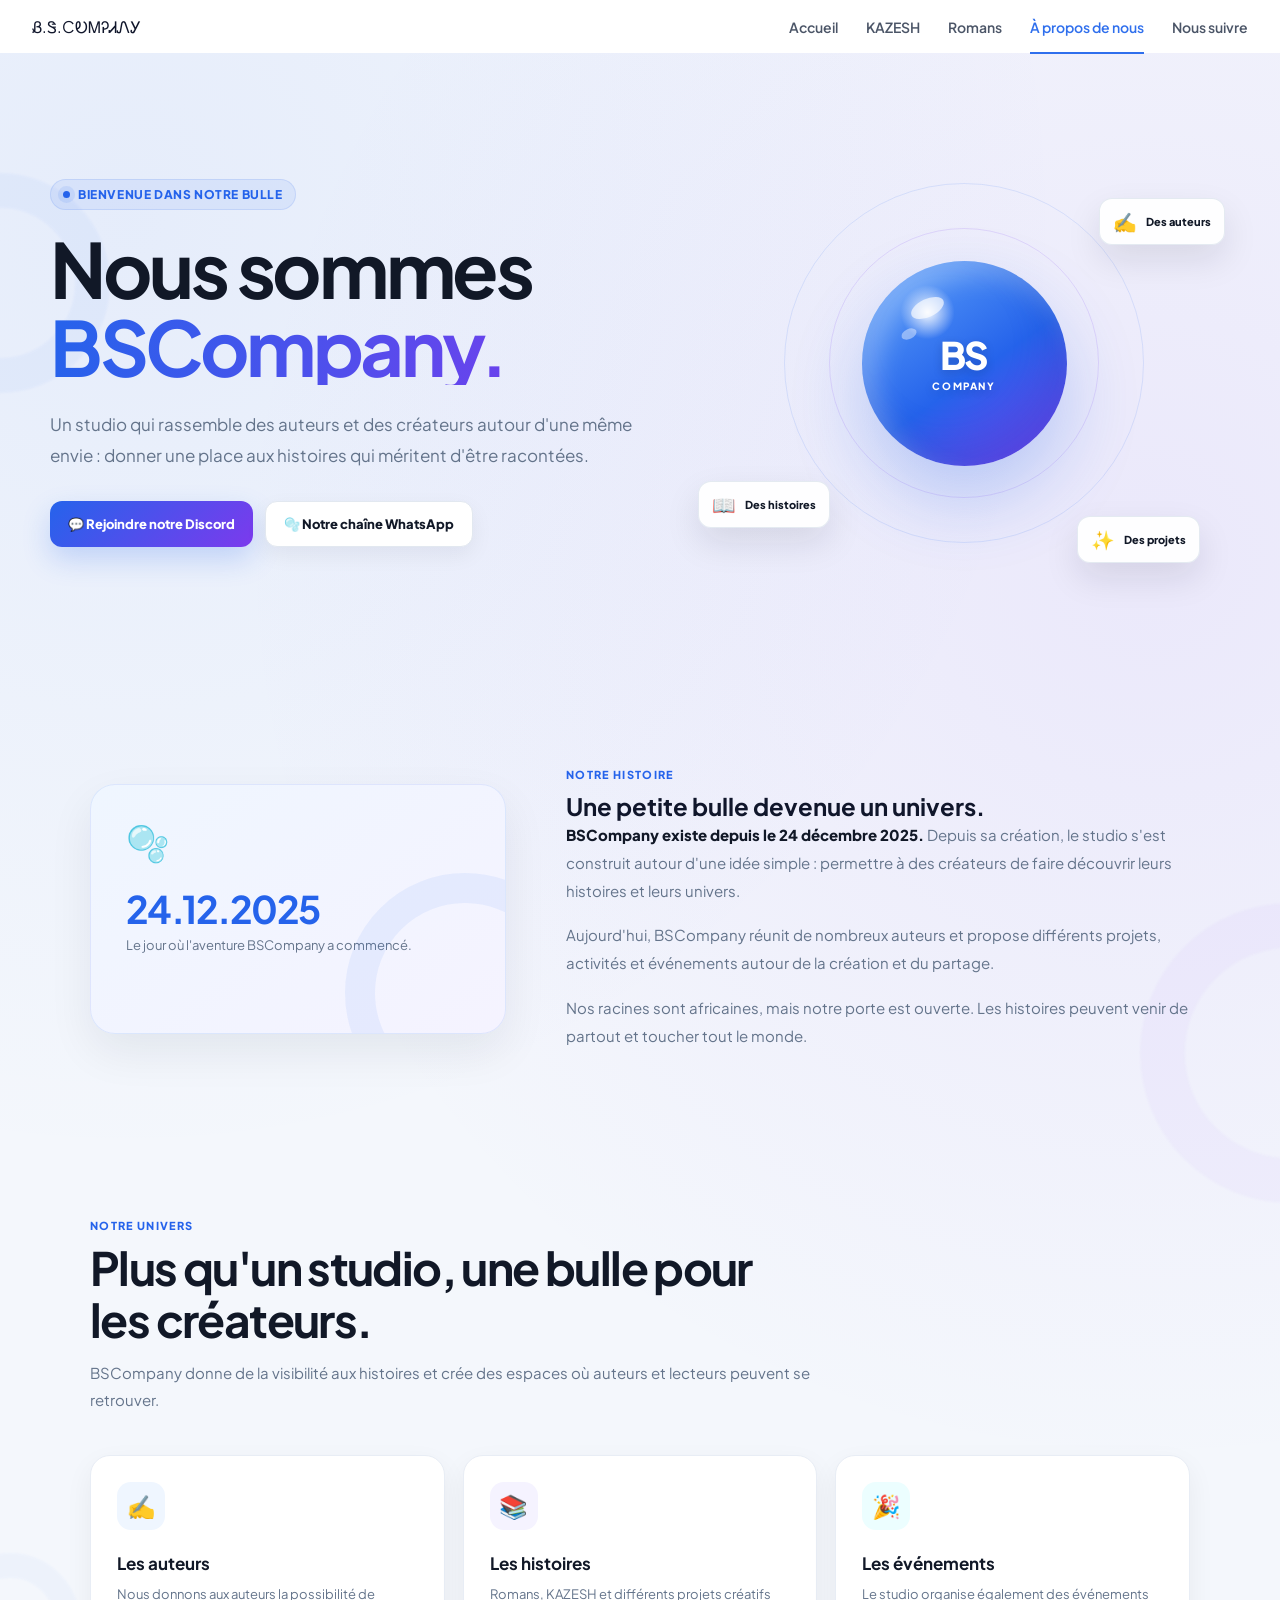
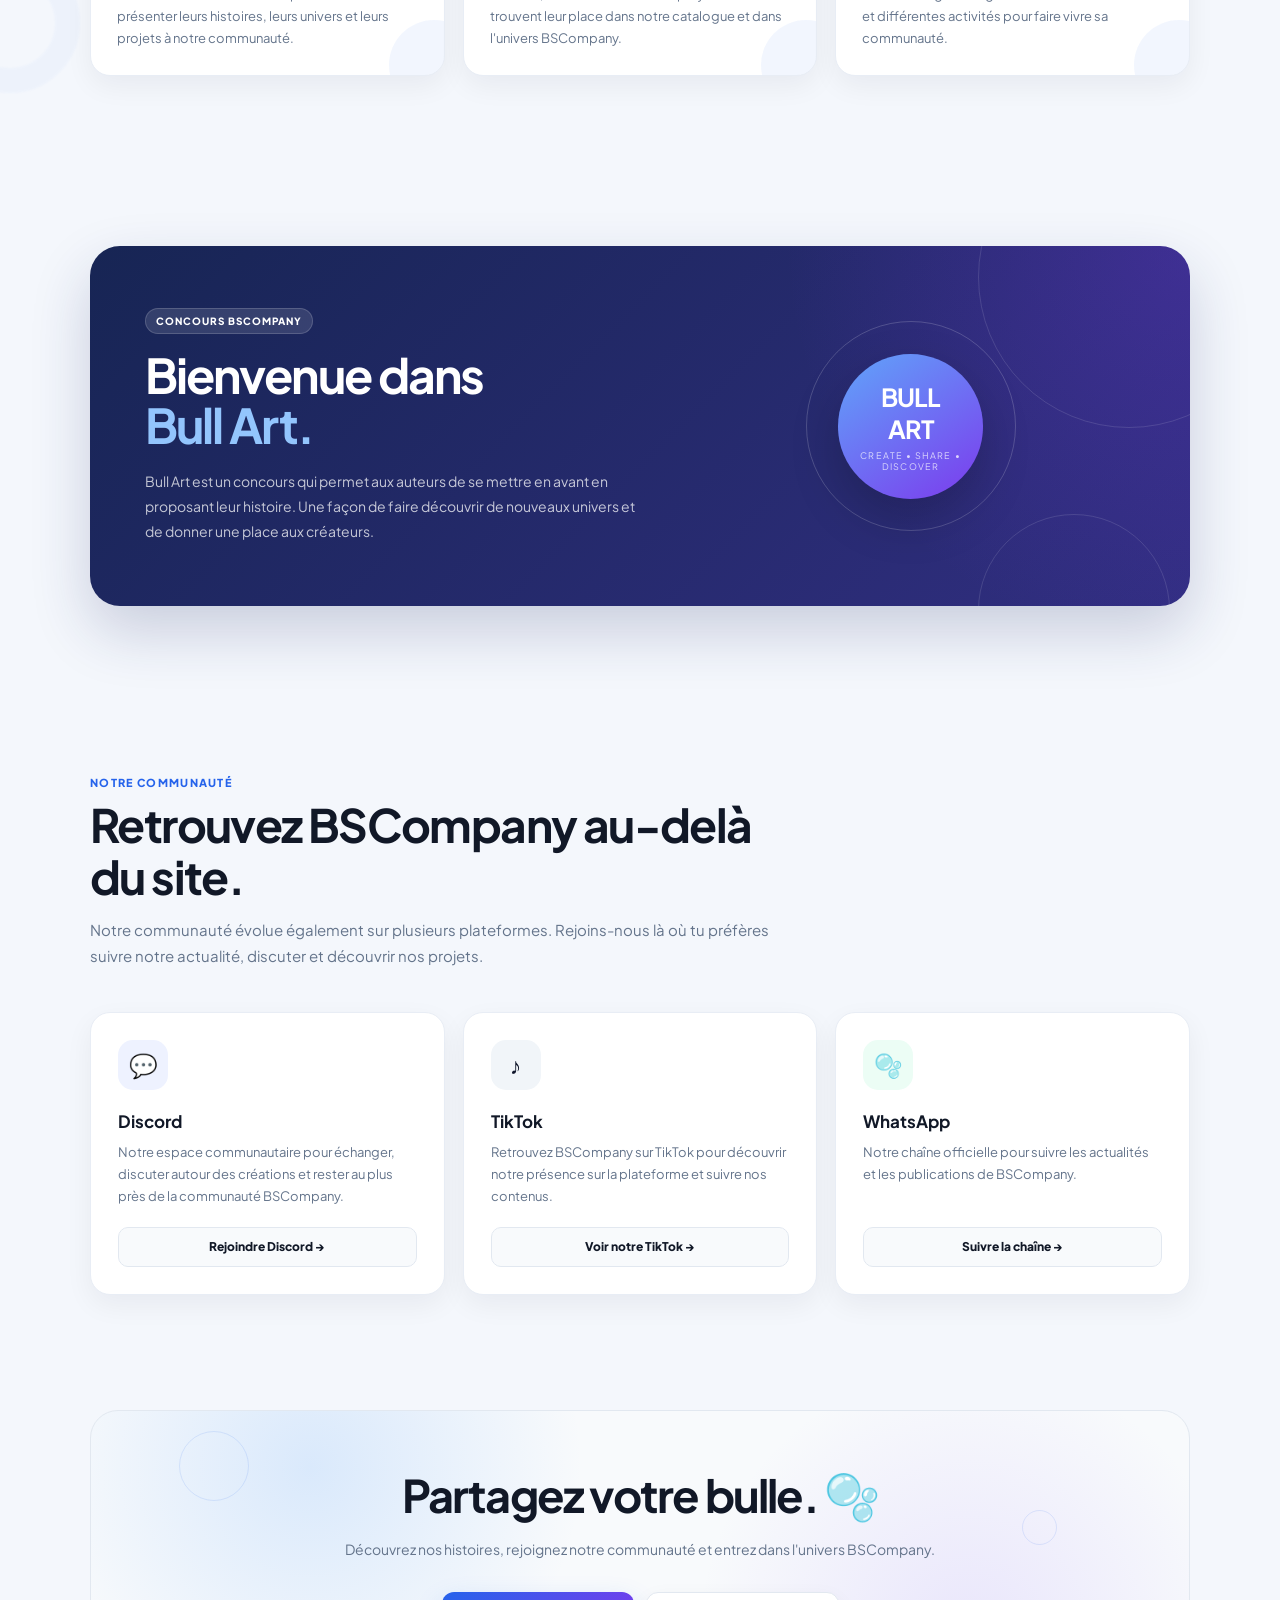
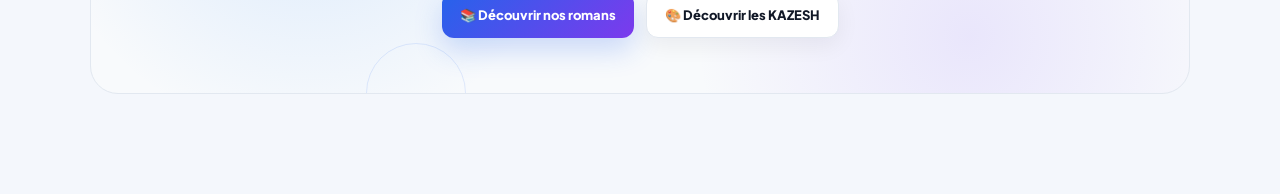
<file: a-propos.html>
<!DOCTYPE html>
<html lang="fr">
<head>
  <meta charset="UTF-8">

  <meta
    name="viewport"
    content="width=device-width, initial-scale=1.0"
  >

  <title>À propos de BSCompany — Partagez votre bulle</title>

  <meta
    name="description"
    content="Découvrez BSCompany, son univers, sa vision et sa communauté dédiée aux auteurs, artistes et lecteurs."
  >

  <meta
    name="robots"
    content="index, follow"
  >

  <link
    rel="canonical"
    href="https://bscompany.vercel.app/a-propos.html"
  >

  <meta property="og:type" content="website">
  <meta property="og:title" content="À propos de BSCompany — Partagez votre bulle">
  <meta
    property="og:description"
    content="Découvrez BSCompany, sa vision, ses auteurs, ses artistes et sa communauté."
  >
  <meta
    property="og:url"
    content="https://bscompany.vercel.app/a-propos.html"
  >

  <link
    href="https://fonts.googleapis.com/css2?family=Plus+Jakarta+Sans:wght@400;500;600;700;800&display=swap"
    rel="stylesheet"
  >

  <link rel="stylesheet" href="css/main.css?v=3">
  <link rel="stylesheet" href="css/components.css?v=3">
  
  <style>
    /* =========================================================
       À PROPOS — BSCompany
       ========================================================= */

    :root{
      --about-blue:#2563eb;
      --about-blue-dark:#1d4ed8;
      --about-violet:#7c3aed;
      --about-purple:#9333ea;
      --about-soft:#eff6ff;
      --about-text:#111827;
      --about-muted:#64748b;
      --about-white:#ffffff;
    }

    .about-page{
      position:relative;
      overflow:hidden;
      background:
        radial-gradient(circle at 10% 5%, rgba(37,99,235,.07), transparent 28%),
        radial-gradient(circle at 90% 15%, rgba(124,58,237,.08), transparent 30%);
    }

    /* =========================================================
       DECORATIONS
       ========================================================= */

    .about-decoration{
      position:absolute;
      pointer-events:none;
      z-index:0;
      border-radius:50%;
      filter:blur(1px);
      opacity:.55;
    }

    .about-decoration.one{
      width:220px;
      height:220px;
      top:120px;
      left:-110px;
      border:35px solid rgba(37,99,235,.08);
    }

    .about-decoration.two{
      width:300px;
      height:300px;
      top:850px;
      right:-160px;
      border:45px solid rgba(124,58,237,.07);
    }

    .about-decoration.three{
      width:140px;
      height:140px;
      top:1500px;
      left:-60px;
      border:25px solid rgba(37,99,235,.06);
    }

    /* =========================================================
       HERO
       ========================================================= */

    .about-hero{
      position:relative;
      min-height:620px;
      display:flex;
      align-items:center;
      padding:80px 20px 90px;
      isolation:isolate;
    }

    .about-hero-inner{
      position:relative;
      z-index:2;
      width:min(1180px,100%);
      margin:0 auto;
      display:grid;
      grid-template-columns:1.05fr .95fr;
      align-items:center;
      gap:60px;
    }

    .about-kicker{
      display:inline-flex;
      align-items:center;
      gap:8px;
      padding:7px 12px;
      border-radius:999px;
      background:rgba(37,99,235,.08);
      border:1px solid rgba(37,99,235,.12);
      color:var(--about-blue);
      font-size:12px;
      font-weight:800;
      letter-spacing:.05em;
      text-transform:uppercase;
      margin-bottom:20px;
    }

    .about-kicker-dot{
      width:7px;
      height:7px;
      border-radius:50%;
      background:var(--about-blue);
      box-shadow:0 0 0 5px rgba(37,99,235,.10);
      animation:aboutPulse 2s infinite;
    }

    .about-hero h1{
      margin:0;
      max-width:720px;
      font-size:clamp(42px,6vw,76px);
      line-height:1.02;
      letter-spacing:-.045em;
      color:var(--about-text);
    }

    .about-hero h1 span{
      display:block;
      background:linear-gradient(
        100deg,
        var(--about-blue),
        var(--about-violet),
        var(--about-blue)
      );
      background-size:200% auto;
      -webkit-background-clip:text;
      background-clip:text;
      color:transparent;
      animation:aboutGradient 5s linear infinite;
    }

    .about-hero-text{
      max-width:650px;
      margin:24px 0 0;
      color:var(--about-muted);
      font-size:17px;
      line-height:1.8;
    }

    .about-hero-actions{
      display:flex;
      flex-wrap:wrap;
      gap:12px;
      margin-top:30px;
    }

    .about-btn{
      display:inline-flex;
      align-items:center;
      justify-content:center;
      gap:9px;
      min-height:46px;
      padding:0 18px;
      border-radius:12px;
      text-decoration:none;
      font-size:13px;
      font-weight:800;
      transition:
        transform .2s ease,
        box-shadow .2s ease,
        background .2s ease;
    }

    .about-btn:hover{
      transform:translateY(-3px);
    }

    .about-btn-primary{
      color:#fff;
      background:linear-gradient(135deg,var(--about-blue),var(--about-violet));
      box-shadow:0 12px 28px rgba(37,99,235,.22);
    }

    .about-btn-primary:hover{
      box-shadow:0 18px 35px rgba(37,99,235,.28);
    }

    .about-btn-secondary{
      color:var(--about-text);
      background:var(--about-white);
      border:1px solid #e2e8f0;
      box-shadow:0 8px 22px rgba(15,23,42,.06);
    }

    /* =========================================================
       HERO ILLUSTRATION
       ========================================================= */

    .about-visual{
      position:relative;
      height:460px;
      display:flex;
      align-items:center;
      justify-content:center;
    }

    .about-orbit{
      position:absolute;
      border:1px solid rgba(37,99,235,.12);
      border-radius:50%;
      animation:aboutRotate 18s linear infinite;
    }

    .about-orbit.one{
      width:360px;
      height:360px;
    }

    .about-orbit.two{
      width:270px;
      height:270px;
      border-color:rgba(124,58,237,.14);
      animation-direction:reverse;
      animation-duration:14s;
    }

    .about-bubble-main{
      position:relative;
      width:205px;
      height:205px;
      border-radius:50%;
      display:flex;
      align-items:center;
      justify-content:center;
      background:
        radial-gradient(circle at 32% 25%, rgba(255,255,255,.95), transparent 13%),
        linear-gradient(145deg,#60a5fa,#2563eb 55%,#7c3aed);
      box-shadow:
        0 35px 70px rgba(37,99,235,.25),
        inset -18px -20px 35px rgba(30,64,175,.20),
        inset 15px 15px 25px rgba(255,255,255,.25);
      animation:aboutFloat 4s ease-in-out infinite;
      z-index:3;
    }

    .about-bubble-main::before{
      content:"";
      position:absolute;
      width:35px;
      height:18px;
      border-radius:50%;
      background:rgba(255,255,255,.65);
      top:38px;
      left:48px;
      transform:rotate(-25deg);
    }

    .about-bubble-main::after{
      content:"";
      position:absolute;
      width:16px;
      height:10px;
      border-radius:50%;
      background:rgba(255,255,255,.42);
      top:68px;
      left:39px;
      transform:rotate(-25deg);
    }

    .about-bubble-logo{
      position:relative;
      z-index:2;
      color:#fff;
      text-align:center;
      font-weight:900;
      line-height:1;
      text-shadow:0 3px 10px rgba(15,23,42,.18);
    }

    .about-bubble-logo .big{
      display:block;
      font-size:38px;
      letter-spacing:-.05em;
    }

    .about-bubble-logo .small{
      display:block;
      margin-top:7px;
      font-size:10px;
      letter-spacing:.16em;
    }

    .about-float-card{
      position:absolute;
      display:flex;
      align-items:center;
      gap:9px;
      padding:10px 13px;
      background:rgba(255,255,255,.92);
      backdrop-filter:blur(12px);
      border:1px solid rgba(226,232,240,.9);
      border-radius:13px;
      box-shadow:0 15px 35px rgba(15,23,42,.10);
      color:var(--about-text);
      font-size:11px;
      font-weight:800;
      z-index:4;
    }

    .about-float-card span:first-child{
      font-size:19px;
    }

    .about-float-card.a{
      top:65px;
      right:5px;
      animation:aboutFloatSmall 4s ease-in-out infinite;
    }

    .about-float-card.b{
      bottom:65px;
      left:0;
      animation:aboutFloatSmall 4.5s ease-in-out infinite .5s;
    }

    .about-float-card.c{
      bottom:30px;
      right:30px;
      animation:aboutFloatSmall 5s ease-in-out infinite 1s;
    }

    /* =========================================================
       COMMON SECTIONS
       ========================================================= */

    .about-section{
      position:relative;
      z-index:1;
      width:min(1100px,calc(100% - 40px));
      margin:0 auto;
      padding:85px 0;
    }

    .about-section-heading{
      max-width:720px;
      margin-bottom:42px;
    }

    .about-eyebrow{
      color:var(--about-blue);
      font-size:11px;
      font-weight:900;
      letter-spacing:.12em;
      text-transform:uppercase;
      margin-bottom:10px;
    }

    .about-section-heading h2{
      margin:0;
      color:var(--about-text);
      font-size:clamp(30px,4vw,46px);
      line-height:1.12;
      letter-spacing:-.035em;
    }

    .about-section-heading p{
      margin:15px 0 0;
      color:var(--about-muted);
      line-height:1.75;
      font-size:15px;
    }

    /* =========================================================
       STORY / HISTORY
       ========================================================= */

    .about-story{
      display:grid;
      grid-template-columns:.8fr 1.2fr;
      gap:60px;
      align-items:center;
    }

    .about-date-card{
      position:relative;
      padding:35px;
      min-height:250px;
      border-radius:25px;
      overflow:hidden;
      background:linear-gradient(145deg,#eff6ff,#f5f3ff);
      border:1px solid rgba(37,99,235,.10);
      box-shadow:0 18px 45px rgba(15,23,42,.07);
    }

    .about-date-card::before{
      content:"";
      position:absolute;
      width:180px;
      height:180px;
      border-radius:50%;
      border:30px solid rgba(37,99,235,.07);
      right:-80px;
      bottom:-80px;
    }

    .about-date-card .date-icon{
      font-size:35px;
      margin-bottom:25px;
    }

    .about-date-card strong{
      display:block;
      color:var(--about-blue);
      font-size:38px;
      line-height:1;
      letter-spacing:-.04em;
    }

    .about-date-card span{
      display:block;
      margin-top:9px;
      color:var(--about-muted);
      font-size:13px;
    }

    .about-story-copy p{
      color:var(--about-muted);
      line-height:1.85;
      margin:0 0 17px;
      font-size:15px;
    }

    .about-story-copy p:last-child{
      margin-bottom:0;
    }

    .about-highlight{
      display:inline;
      color:var(--about-text);
      font-weight:800;
    }

    /* =========================================================
       VALUES / ACTIVITIES
       ========================================================= */

    .about-cards{
      display:grid;
      grid-template-columns:repeat(3,1fr);
      gap:18px;
    }

    .about-card{
      position:relative;
      min-height:220px;
      padding:26px;
      border-radius:20px;
      background:var(--about-white);
      border:1px solid #e8edf5;
      box-shadow:0 10px 28px rgba(15,23,42,.055);
      overflow:hidden;
      transition:
        transform .25s ease,
        box-shadow .25s ease,
        border-color .25s ease;
    }

    .about-card::after{
      content:"";
      position:absolute;
      width:90px;
      height:90px;
      border-radius:50%;
      background:rgba(37,99,235,.06);
      right:-35px;
      bottom:-35px;
      transition:transform .3s ease;
    }

    .about-card:hover{
      transform:translateY(-7px);
      border-color:rgba(37,99,235,.18);
      box-shadow:0 20px 40px rgba(15,23,42,.10);
    }

    .about-card:hover::after{
      transform:scale(1.35);
    }

    .about-card-icon{
      width:48px;
      height:48px;
      display:flex;
      align-items:center;
      justify-content:center;
      border-radius:14px;
      background:#eff6ff;
      font-size:23px;
      margin-bottom:22px;
    }

    .about-card:nth-child(2) .about-card-icon{
      background:#f5f3ff;
    }

    .about-card:nth-child(3) .about-card-icon{
      background:#ecfeff;
    }

    .about-card h3{
      position:relative;
      z-index:1;
      margin:0 0 9px;
      color:var(--about-text);
      font-size:17px;
    }

    .about-card p{
      position:relative;
      z-index:1;
      margin:0;
      color:var(--about-muted);
      font-size:13px;
      line-height:1.7;
    }

    /* =========================================================
       BULL ART
       ========================================================= */

    .bull-art{
      position:relative;
      display:grid;
      grid-template-columns:1.05fr .95fr;
      gap:45px;
      align-items:center;
      padding:55px;
      border-radius:30px;
      overflow:hidden;
      background:
        radial-gradient(circle at 100% 0%,rgba(124,58,237,.25),transparent 35%),
        linear-gradient(135deg,#172554,#312e81);
      box-shadow:0 25px 60px rgba(30,41,99,.20);
    }

    .bull-art::before,
    .bull-art::after{
      content:"";
      position:absolute;
      border-radius:50%;
      border:1px solid rgba(255,255,255,.12);
    }

    .bull-art::before{
      width:300px;
      height:300px;
      right:-90px;
      top:-120px;
    }

    .bull-art::after{
      width:190px;
      height:190px;
      right:20px;
      bottom:-100px;
    }

    .bull-art-copy{
      position:relative;
      z-index:2;
    }

    .bull-art-label{
      display:inline-block;
      padding:6px 10px;
      border-radius:999px;
      color:#fff;
      background:rgba(255,255,255,.12);
      border:1px solid rgba(255,255,255,.16);
      font-size:10px;
      font-weight:900;
      letter-spacing:.1em;
      text-transform:uppercase;
      margin-bottom:16px;
    }

    .bull-art h2{
      margin:0;
      color:#fff;
      font-size:clamp(31px,4vw,48px);
      line-height:1.05;
      letter-spacing:-.04em;
    }

    .bull-art h2 span{
      color:#93c5fd;
    }

    .bull-art p{
      max-width:600px;
      margin:18px 0 0;
      color:rgba(255,255,255,.74);
      line-height:1.8;
      font-size:14px;
    }

    .bull-art-visual{
      position:relative;
      z-index:2;
      min-height:250px;
      display:flex;
      align-items:center;
      justify-content:center;
    }

    .bull-art-ring{
      width:210px;
      height:210px;
      border-radius:50%;
      border:1px solid rgba(255,255,255,.18);
      display:flex;
      align-items:center;
      justify-content:center;
      animation:aboutRotate 15s linear infinite;
    }

    .bull-art-circle{
      width:145px;
      height:145px;
      border-radius:50%;
      display:flex;
      align-items:center;
      justify-content:center;
      text-align:center;
      background:linear-gradient(145deg,#60a5fa,#7c3aed);
      color:#fff;
      box-shadow:0 20px 50px rgba(0,0,0,.20);
      animation:aboutFloat 3.5s ease-in-out infinite;
    }

    .bull-art-circle strong{
      display:block;
      font-size:25px;
      letter-spacing:-.04em;
    }

    .bull-art-circle small{
      display:block;
      margin-top:5px;
      font-size:9px;
      opacity:.75;
      letter-spacing:.12em;
    }

    /* =========================================================
       COMMUNITY
       ========================================================= */

    .community-grid{
      display:grid;
      grid-template-columns:repeat(3,1fr);
      gap:18px;
    }

    .community-card{
      position:relative;
      display:flex;
      flex-direction:column;
      padding:27px;
      min-height:230px;
      border-radius:20px;
      background:#fff;
      border:1px solid #e8edf5;
      box-shadow:0 10px 28px rgba(15,23,42,.055);
      overflow:hidden;
      transition:transform .25s ease,box-shadow .25s ease;
    }

    .community-card:hover{
      transform:translateY(-7px);
      box-shadow:0 20px 40px rgba(15,23,42,.10);
    }

    .community-icon{
      width:50px;
      height:50px;
      display:flex;
      align-items:center;
      justify-content:center;
      border-radius:15px;
      font-size:23px;
      margin-bottom:20px;
    }

    .community-card.discord .community-icon{
      background:#eef2ff;
    }

    .community-card.tiktok .community-icon{
      background:#f1f5f9;
    }

    .community-card.whatsapp .community-icon{
      background:#ecfdf5;
    }

    .community-card h3{
      margin:0;
      color:var(--about-text);
      font-size:17px;
    }

    .community-card p{
      margin:9px 0 20px;
      color:var(--about-muted);
      font-size:13px;
      line-height:1.7;
      flex:1;
    }

    .community-link{
      display:inline-flex;
      align-items:center;
      justify-content:center;
      min-height:40px;
      padding:0 14px;
      border-radius:10px;
      text-decoration:none;
      background:#f8fafc;
      border:1px solid #e2e8f0;
      color:var(--about-text);
      font-size:12px;
      font-weight:800;
      transition:.2s ease;
    }

    .community-link:hover{
      background:#eff6ff;
      border-color:#bfdbfe;
      color:var(--about-blue);
    }

    /* =========================================================
       FINAL CTA
       ========================================================= */

    .about-final{
      padding-top:30px;
      padding-bottom:100px;
    }

    .about-final-box{
      position:relative;
      overflow:hidden;
      padding:55px 30px;
      text-align:center;
      border-radius:28px;
      background:
        radial-gradient(circle at 20% 20%,rgba(96,165,250,.20),transparent 30%),
        radial-gradient(circle at 80% 80%,rgba(167,139,250,.18),transparent 30%),
        #f8fafc;
      border:1px solid #e2e8f0;
    }

    .about-final-box h2{
      position:relative;
      z-index:1;
      margin:0;
      color:var(--about-text);
      font-size:clamp(30px,4vw,45px);
      letter-spacing:-.04em;
    }

    .about-final-box p{
      position:relative;
      z-index:1;
      max-width:620px;
      margin:14px auto 25px;
      color:var(--about-muted);
      line-height:1.7;
      font-size:14px;
    }

    .about-final-bubbles{
      position:absolute;
      inset:0;
      pointer-events:none;
    }

    .about-final-bubbles span{
      position:absolute;
      display:block;
      border-radius:50%;
      border:1px solid rgba(37,99,235,.12);
      animation:aboutFloatSmall 5s ease-in-out infinite;
    }

    .about-final-bubbles span:nth-child(1){
      width:70px;
      height:70px;
      top:20px;
      left:8%;
    }

    .about-final-bubbles span:nth-child(2){
      width:35px;
      height:35px;
      top:35%;
      right:12%;
      animation-delay:1s;
    }

    .about-final-bubbles span:nth-child(3){
      width:100px;
      height:100px;
      bottom:-50px;
      left:25%;
      animation-delay:2s;
    }

    /* =========================================================
       REVEAL
       ========================================================= */

    .about-reveal{
      opacity:0;
      transform:translateY(28px);
      transition:
        opacity .75s ease,
        transform .75s ease;
    }

    .about-reveal.visible{
      opacity:1;
      transform:translateY(0);
    }

    .about-delay-1{transition-delay:.08s;}
    .about-delay-2{transition-delay:.16s;}
    .about-delay-3{transition-delay:.24s;}

    /* =========================================================
       ANIMATIONS
       ========================================================= */

    @keyframes aboutFloat{
      0%,100%{transform:translateY(0);}
      50%{transform:translateY(-13px);}
    }

    @keyframes aboutFloatSmall{
      0%,100%{transform:translateY(0);}
      50%{transform:translateY(-8px);}
    }

    @keyframes aboutRotate{
      from{transform:rotate(0deg);}
      to{transform:rotate(360deg);}
    }

    @keyframes aboutGradient{
      0%{background-position:0% 50%;}
      100%{background-position:200% 50%;}
    }

    @keyframes aboutPulse{
      0%,100%{transform:scale(1);opacity:1;}
      50%{transform:scale(.75);opacity:.6;}
    }

    /* =========================================================
       RESPONSIVE
       ========================================================= */

    @media (max-width:900px){

      .about-hero{
        min-height:auto;
        padding-top:60px;
      }

      .about-hero-inner{
        grid-template-columns:1fr;
        gap:30px;
        text-align:center;
      }

      .about-hero-text{
        margin-left:auto;
        margin-right:auto;
      }

      .about-hero-actions{
        justify-content:center;
      }

      .about-visual{
        height:380px;
      }

      .about-story{
        grid-template-columns:1fr;
        gap:30px;
      }

      .about-cards,
      .community-grid{
        grid-template-columns:1fr;
      }

      .bull-art{
        grid-template-columns:1fr;
        padding:40px 30px;
      }

      .bull-art-copy{
        text-align:center;
      }

      .bull-art p{
        margin-left:auto;
        margin-right:auto;
      }
    }

    @media (max-width:600px){

      .about-section{
        width:min(100% - 28px,1100px);
        padding:60px 0;
      }

      .about-hero{
        padding:45px 14px 60px;
      }

      .about-hero h1{
        font-size:43px;
      }

      .about-hero-text{
        font-size:14px;
        line-height:1.7;
      }

      .about-visual{
        height:320px;
      }

      .about-orbit.one{
        width:270px;
        height:270px;
      }

      .about-orbit.two{
        width:205px;
        height:205px;
      }

      .about-bubble-main{
        width:155px;
        height:155px;
      }

      .about-bubble-logo .big{
        font-size:29px;
      }

      .about-float-card{
        transform:scale(.82);
      }

      .about-float-card.a{
        right:-10px;
        top:35px;
      }

      .about-float-card.b{
        left:-12px;
        bottom:35px;
      }

      .about-float-card.c{
        right:0;
        bottom:5px;
      }

      .about-date-card{
        padding:28px;
      }

      .bull-art{
        padding:35px 20px;
        border-radius:24px;
      }

      .bull-art-visual{
        min-height:210px;
      }

      .bull-art-ring{
        width:180px;
        height:180px;
      }

      .bull-art-circle{
        width:125px;
        height:125px;
      }

      .about-final-box{
        padding:45px 20px;
      }
    }

    @media (prefers-reduced-motion:reduce){

      *,
      *::before,
      *::after{
        animation-duration:.01ms !important;
        animation-iteration-count:1 !important;
        scroll-behavior:auto !important;
        transition-duration:.01ms !important;
      }

      .about-reveal{
        opacity:1;
        transform:none;
      }
    }
  </style>
</head>

<body>

  <!-- =======================================================
       NAVBAR
       ======================================================= -->

  <header class="site-header">
    <nav class="navbar">

      <a href="index.html" class="brand">
        Ᏸ.Ꮥ.CᎧᎷᎮᏗᏁᎩ
      </a>

      <button
        class="mobile-menu-btn"
        id="mobileMenuBtn"
        type="button"
        aria-label="Ouvrir le menu"
        aria-expanded="false"
      >
        ☰
      </button>

      <div class="nav-links" id="navLinks">
        <a href="index.html">Accueil</a>
        <a href="webcomic.html">KAZESH</a>
        <a href="romans.html">Romans</a>
        <a href="a-propos.html" class="active">À propos de nous</a>
        <a
          href="https://whatsapp.com/channel/0029VbBGxSU6rsQxlv5ldD3F"
          target="_blank"
          rel="noopener noreferrer"
        >
          Nous suivre
        </a>
      </div>

    </nav>
  </header>


  <main class="about-page">

    <!-- Décorations -->
    <div class="about-decoration one"></div>
    <div class="about-decoration two"></div>
    <div class="about-decoration three"></div>


    <!-- =====================================================
         HERO
         ===================================================== -->

    <section class="about-hero">

      <div class="about-hero-inner">

        <div class="about-hero-copy about-reveal">

          <div class="about-kicker">
            <span class="about-kicker-dot"></span>
            Bienvenue dans notre bulle
          </div>

          <h1>
            Nous sommes
            <span>BSCompany.</span>
          </h1>

          <p class="about-hero-text">
            Un studio qui rassemble des auteurs et des créateurs
            autour d'une même envie : donner une place aux histoires
            qui méritent d'être racontées.
          </p>

          <div class="about-hero-actions">

            <a
              href="https://discord.gg/S9226umtF"
              target="_blank"
              rel="noopener noreferrer"
              class="about-btn about-btn-primary"
            >
              💬 Rejoindre notre Discord
            </a>

            <a
              href="https://whatsapp.com/channel/0029VbBGxSU6rsQxlv5ldD3F"
              target="_blank"
              rel="noopener noreferrer"
              class="about-btn about-btn-secondary"
            >
              🫧 Notre chaîne WhatsApp
            </a>

          </div>

        </div>


        <!-- Illustration -->
        <div class="about-visual about-reveal about-delay-1">

          <div class="about-orbit one"></div>
          <div class="about-orbit two"></div>

          <div class="about-bubble-main">

            <div class="about-bubble-logo">
              <span class="big">BS</span>
              <span class="small">COMPANY</span>
            </div>

          </div>

          <div class="about-float-card a">
            <span>✍️</span>
            <span>Des auteurs</span>
          </div>

          <div class="about-float-card b">
            <span>📖</span>
            <span>Des histoires</span>
          </div>

          <div class="about-float-card c">
            <span>✨</span>
            <span>Des projets</span>
          </div>

        </div>

      </div>

    </section>


    <!-- =====================================================
         HISTOIRE
         ===================================================== -->

    <section class="about-section">

      <div class="about-story">

        <div class="about-date-card about-reveal">

          <div class="date-icon">🫧</div>

          <strong>24.12.2025</strong>

          <span>
            Le jour où l'aventure BSCompany a commencé.
          </span>

        </div>


        <div class="about-story-copy about-reveal about-delay-1">

          <div class="about-eyebrow">
            Notre histoire
          </div>

          <h2>
            Une petite bulle devenue un univers.
          </h2>

          <p>
            <span class="about-highlight">BSCompany existe depuis le 24 décembre 2025.</span>
            Depuis sa création, le studio s'est construit autour d'une
            idée simple : permettre à des créateurs de faire découvrir
            leurs histoires et leurs univers.
          </p>

          <p>
            Aujourd'hui, BSCompany réunit de nombreux auteurs et propose
            différents projets, activités et événements autour de la
            création et du partage.
          </p>

          <p>
            Nos racines sont africaines, mais notre porte est ouverte.
            Les histoires peuvent venir de partout et toucher tout le monde.
          </p>

        </div>

      </div>

    </section>


    <!-- =====================================================
         CE QUE NOUS FAISONS
         ===================================================== -->

    <section class="about-section">

      <div class="about-section-heading about-reveal">

        <div class="about-eyebrow">
          Notre univers
        </div>

        <h2>
          Plus qu'un studio, une bulle pour les créateurs.
        </h2>

        <p>
          BSCompany donne de la visibilité aux histoires et crée
          des espaces où auteurs et lecteurs peuvent se retrouver.
        </p>

      </div>


      <div class="about-cards">

        <article class="about-card about-reveal">

          <div class="about-card-icon">
            ✍️
          </div>

          <h3>
            Les auteurs
          </h3>

          <p>
            Nous donnons aux auteurs la possibilité de présenter
            leurs histoires, leurs univers et leurs projets à notre
            communauté.
          </p>

        </article>


        <article class="about-card about-reveal about-delay-1">

          <div class="about-card-icon">
            📚
          </div>

          <h3>
            Les histoires
          </h3>

          <p>
            Romans, KAZESH et différents projets créatifs trouvent
            leur place dans notre catalogue et dans l'univers BSCompany.
          </p>

        </article>


        <article class="about-card about-reveal about-delay-2">

          <div class="about-card-icon">
            🎉
          </div>

          <h3>
            Les événements
          </h3>

          <p>
            Le studio organise également des événements et différentes
            activités pour faire vivre sa communauté.
          </p>

        </article>

      </div>

    </section>


    <!-- =====================================================
         BULL ART
         ===================================================== -->

    <section class="about-section">

      <div class="bull-art about-reveal">

        <div class="bull-art-copy">

          <div class="bull-art-label">
            Concours BSCompany
          </div>

          <h2>
            Bienvenue dans<br>
            <span>Bull Art.</span>
          </h2>

          <p>
            Bull Art est un concours qui permet aux auteurs de se mettre
            en avant en proposant leur histoire. Une façon de faire
            découvrir de nouveaux univers et de donner une place aux
            créateurs.
          </p>

        </div>


        <div class="bull-art-visual">

          <div class="bull-art-ring">

            <div class="bull-art-circle">

              <div>
                <strong>BULL<br>ART</strong>
                <small>CREATE • SHARE • DISCOVER</small>
              </div>

            </div>

          </div>

        </div>

      </div>

    </section>


    <!-- =====================================================
         COMMUNAUTÉ
         ===================================================== -->

    <section class="about-section">

      <div class="about-section-heading about-reveal">

        <div class="about-eyebrow">
          Notre communauté
        </div>

        <h2>
          Retrouvez BSCompany au-delà du site.
        </h2>

        <p>
          Notre communauté évolue également sur plusieurs plateformes.
          Rejoins-nous là où tu préfères suivre notre actualité,
          discuter et découvrir nos projets.
        </p>

      </div>


      <div class="community-grid">


        <!-- Discord -->

        <article class="community-card discord about-reveal">

          <div class="community-icon">
            💬
          </div>

          <h3>
            Discord
          </h3>

          <p>
            Notre espace communautaire pour échanger, discuter autour
            des créations et rester au plus près de la communauté BSCompany.
          </p>

          <a
            href="https://discord.gg/S9226umtF"
            target="_blank"
            rel="noopener noreferrer"
            class="community-link"
          >
            Rejoindre Discord →
          </a>

        </article>


        <!-- TikTok -->

        <article class="community-card tiktok about-reveal about-delay-1">

          <div class="community-icon">
            ♪
          </div>

          <h3>
            TikTok
          </h3>

          <p>
            Retrouvez BSCompany sur TikTok pour découvrir notre présence
            sur la plateforme et suivre nos contenus.
          </p>

          <a
            href="https://www.tiktok.com/@bscompany_officiel?_r=1&_t=ZN-98pnH4xd49X"
            target="_blank"
            rel="noopener noreferrer"
            class="community-link"
          >
            Voir notre TikTok →
          </a>

        </article>


        <!-- WhatsApp -->

        <article class="community-card whatsapp about-reveal about-delay-2">

          <div class="community-icon">
            🫧
          </div>

          <h3>
            WhatsApp
          </h3>

          <p>
            Notre chaîne officielle pour suivre les actualités et les
            publications de BSCompany.
          </p>

          <a
            href="https://whatsapp.com/channel/0029VbBGxSU6rsQxlv5ldD3F"
            target="_blank"
            rel="noopener noreferrer"
            class="community-link"
          >
            Suivre la chaîne →
          </a>

        </article>


      </div>

    </section>


    <!-- =====================================================
         CTA FINAL
         ===================================================== -->

    <section class="about-section about-final">

      <div class="about-final-box about-reveal">

        <div class="about-final-bubbles">
          <span></span>
          <span></span>
          <span></span>
        </div>

        <h2>
          Partagez votre bulle. 🫧
        </h2>

        <p>
          Découvrez nos histoires, rejoignez notre communauté et
          entrez dans l'univers BSCompany.
        </p>

        <div class="about-hero-actions" style="justify-content:center;">

          <a
            href="romans.html"
            class="about-btn about-btn-primary"
          >
            📚 Découvrir nos romans
          </a>

          <a
            href="webcomic.html"
            class="about-btn about-btn-secondary"
          >
            🎨 Découvrir les KAZESH
          </a>

        </div>

      </div>

    </section>

  </main>


  <!-- =======================================================
       JAVASCRIPT
       ======================================================= -->

  <script>
    /* -------------------------------------------------------
       MENU MOBILE
       ------------------------------------------------------- */

    const mobileMenuBtn = document.getElementById("mobileMenuBtn");
    const navLinks = document.getElementById("navLinks");

    if (mobileMenuBtn && navLinks) {

      mobileMenuBtn.addEventListener("click", () => {

        const isOpen = navLinks.classList.toggle("mobile-open");

        mobileMenuBtn.setAttribute(
          "aria-expanded",
          String(isOpen)
        );

      });

      navLinks.querySelectorAll("a").forEach(link => {

        link.addEventListener("click", () => {

          navLinks.classList.remove("mobile-open");

          mobileMenuBtn.setAttribute(
            "aria-expanded",
            "false"
          );

        });

      });

    }


    /* -------------------------------------------------------
       SCROLL REVEAL
       ------------------------------------------------------- */

    const revealElements =
      document.querySelectorAll(".about-reveal");

    if ("IntersectionObserver" in window) {

      const observer = new IntersectionObserver(
        (entries, obs) => {

          entries.forEach(entry => {

            if (entry.isIntersecting) {

              entry.target.classList.add("visible");

              obs.unobserve(entry.target);

            }

          });

        },
        {
          threshold: 0.12,
          rootMargin: "0px 0px -35px 0px"
        }
      );

      revealElements.forEach(element => {
        observer.observe(element);
      });

    } else {

      revealElements.forEach(element => {
        element.classList.add("visible");
      });

    }
  </script>
<script src="js/theme.js"></script>
</body>
  </html>
</file>
<file: css/main.css>
:root{
  --navy-900:#0A1B4A;
  --navy-800:#132C6B;
  --blue-600:#2F6FED;
  --blue-500:#3B82F6;
  --ink:#10162B;
  --slate-600:#4B5567;
  --slate-400:#8A93A8;
  --bg:#F4F7FC;
  --surface:#FFFFFF;
  --border:#E4E9F5;
  --radius-lg:20px;
  --radius-md:14px;
  --radius-sm:10px;
  --shadow-card:0 12px 28px rgba(16,22,43,0.08);
}

/* =========================
   THÈME BLACK
   ========================= */

[data-theme="black"]{
  --navy-900:#05070D;
  --navy-800:#0B0F18;
  --blue-600:#4F8CFF;
  --blue-500:#5B9BFF;

  --ink:#F4F6FA;
  --slate-600:#B7BFCE;
  --slate-400:#7F899C;

  --bg:#070A10;
  --surface:#0D111A;
  --border:#1C2433;

  --shadow-card:0 12px 28px rgba(0,0,0,0.35);
}

*{box-sizing:border-box;margin:0;padding:0;}

body{
  font-family:'Plus Jakarta Sans', sans-serif;
  background:var(--bg);
  color:var(--ink);
  -webkit-font-smoothing:antialiased;
}

a{text-decoration:none;color:inherit;}
button{font-family:inherit;cursor:pointer;border:none;}
img{display:block;max-width:100%;}

.container{
  max-width:1160px;
  margin:0 auto;
  padding:0 32px;
}

/* ========================= NAVBAR ========================= */
.navbar{
  display:flex;
  align-items:center;
  justify-content:space-between;
  padding:16px 32px;
  background:var(--surface);
  position:sticky;
  top:0;
  z-index:20;
}
.brand{display:flex;align-items:center;gap:10px;}
.brand-logo-img{height:36px;width:auto;flex-shrink:0;}
.brand-title{font-weight:800;font-size:18px;letter-spacing:-0.02em;}
.brand-slogan{font-size:10px;letter-spacing:0.08em;color:var(--blue-600);font-weight:700;}

.nav-links{display:flex;gap:28px;}
.nav-links a{font-size:14px;font-weight:600;color:var(--slate-600);}
.nav-links a.active{color:var(--blue-600);position:relative;}
.nav-links a.active::after{
  content:"";position:absolute;left:0;right:0;bottom:-18px;
  height:2px;background:var(--blue-600);
}

.nav-actions{display:flex;align-items:center;gap:14px;}
.theme-toggle{
  width:38px;
  height:38px;
  border-radius:50%;
  background:var(--bg);
  color:var(--slate-600);
  display:flex;
  align-items:center;
  justify-content:center;
  font-size:17px;
  transition:background 0.2s ease, color 0.2s ease, transform 0.2s ease;
}

.theme-toggle:hover{
  background:var(--border);
  color:var(--blue-600);
  transform:scale(1.05);
}

.theme-icon{
  display:flex;
  align-items:center;
  justify-content:center;
  line-height:1;
  }

.icon-btn{
  width:38px;height:38px;border-radius:50%;
  background:var(--bg);color:var(--slate-600);
  display:flex;align-items:center;justify-content:center;font-size:15px;
}

.btn-primary{
  background:var(--blue-600);color:#fff;
  padding:10px 20px;border-radius:999px;
  font-weight:700;font-size:14px;
  display:inline-flex;align-items:center;gap:8px;
}
.btn-primary:hover{background:#255ed1;}
.btn-lg{padding:13px 24px;font-size:15px;}
.btn-light{
  background:#fff;color:var(--navy-900);
  padding:12px 22px;border-radius:999px;
  font-weight:700;font-size:14px;white-space:nowrap;
  display:inline-flex;align-items:center;gap:8px;
}

/* ========================= HERO ========================= */
.hero-section{
  position:relative;
  background:linear-gradient(135deg, var(--navy-900) 0%, var(--navy-800) 55%, var(--blue-600) 130%);
  padding:44px 0 70px;
  overflow:hidden;
}
.hero-container{
  max-width:1160px;
  margin:0 auto;
  padding:0 32px;
  display:flex;
  align-items:center;
  gap:48px;
}
.hero-text{flex:0 0 320px;color:#fff;}
.hero-eyebrow{
  color:#7FA8FF;font-weight:700;font-size:13px;
  letter-spacing:0.04em;margin-bottom:14px;
}
.hero-text h1{
  font-size:34px;font-weight:800;line-height:1.2;
  letter-spacing:-0.02em;margin-bottom:16px;
}
.hero-text h1 span{color:#7FA8FF;}
.hero-sub{
  color:#B7C4E8;font-size:14px;line-height:1.6;margin-bottom:24px;
}

.hero-wave{
  position:absolute;left:-10%;right:-10%;bottom:-40px;height:90px;
  background:var(--bg);
  border-radius:50% 50% 0 0;
}

/* ========================= SECTIONS ========================= */
.section-header{
  display:flex;justify-content:space-between;align-items:flex-end;
  margin:52px 0 22px;flex-wrap:wrap;gap:12px;
}
.section-title{font-size:24px;font-weight:800;letter-spacing:-0.02em;}
.section-title span{color:var(--blue-600);}
.section-sub{color:var(--slate-400);font-size:13px;margin-top:4px;}
.link-btn{
  color:var(--blue-600);font-weight:700;font-size:14px;
  border:1px solid var(--border);padding:9px 16px;border-radius:999px;
  background:#fff;
}

/* ========================= FEATURES ========================= */
.features{
  display:grid;grid-template-columns:repeat(4,1fr);gap:18px;
  margin:56px auto;
}
.feature{
  background:var(--surface);border:1px solid var(--border);
  border-radius:var(--radius-md);padding:20px;
  display:flex;gap:14px;align-items:flex-start;
}
.feature-icon{
  flex-shrink:0;width:40px;height:40px;border-radius:12px;
  background:var(--accent-soft, #EFEAFE);color:var(--blue-600);
  display:flex;align-items:center;justify-content:center;
}
.feature-icon svg{width:20px;height:20px;}
.feature h3{font-size:14px;font-weight:700;margin-bottom:4px;}
.feature p{font-size:12px;color:var(--slate-400);line-height:1.5;}

/* ========================= CTA ========================= */
.cta-banner{
  background:linear-gradient(120deg, var(--navy-900), var(--blue-600));
  border-radius:var(--radius-lg);
  padding:30px 36px;
  display:flex;align-items:center;gap:24px;
  color:#fff;margin-bottom:56px;
}
.cta-icon{
  width:52px;height:52px;flex-shrink:0;
  background:rgba(255,255,255,0.12);border-radius:14px;
  display:flex;align-items:center;justify-content:center;
}
.cta-icon svg{width:26px;height:26px;}
.cta-text{flex:1;}
.cta-text h3{font-size:19px;font-weight:800;margin-bottom:4px;}
.cta-text h3 span{color:#7FA8FF;}
.cta-text p{font-size:13px;color:#C6D3F2;}

.site-footer{
  text-align:center;padding:26px;color:var(--slate-400);font-size:13px;
}

/* ========================= RESPONSIVE ========================= */

@media (max-width: 900px){

  .navbar{
    padding:14px 24px;
  }

  .nav-links{
    display:none;
  }

  .hero-container{
    flex-direction:column;
    align-items:flex-start;
    gap:28px;
  }

  .hero-text{
    flex:none;
    width:100%;
  }

  .features{
    grid-template-columns:1fr 1fr;
  }

  .section-header{
    margin-top:42px;
  }
}


@media (max-width: 560px){

  .theme-toggle{
  width:34px;
  height:34px;
  font-size:15px;
  }

  body{
    overflow-x:hidden;
  }

  .navbar{
    padding:12px 16px;
    gap:12px;
  }

  .brand{
    min-width:0;
  }

  .brand-logo-img{
    height:32px;
  }

  .brand-title{
    font-size:16px;
  }

  .brand-slogan{
    font-size:8px;
  }

  .nav-actions{
    gap:8px;
  }

  .icon-btn{
    width:34px;
    height:34px;
    font-size:14px;
  }

  .btn-primary{
    padding:9px 14px;
    font-size:12px;
  }

  .container{
    width:100%;
    padding:0 16px;
  }

  /* HERO */

  .hero-section{
    padding:32px 0 54px;
  }

  .hero-container{
    width:100%;
    padding:0 16px;
    gap:24px;
  }

  .hero-text{
    width:100%;
  }

  .hero-eyebrow{
    font-size:12px;
    margin-bottom:10px;
  }

  .hero-text h1{
    font-size:28px;
    line-height:1.18;
    margin-bottom:12px;
  }

  .hero-sub{
    font-size:13px;
    line-height:1.55;
    margin-bottom:18px;
  }

  .btn-lg{
    padding:11px 18px;
    font-size:13px;
  }

  .hero-wave{
    height:65px;
    bottom:-30px;
  }

  /* SECTIONS */

  .section-header{
    margin:38px 0 18px;
    align-items:flex-start;
  }

  .section-title{
    font-size:21px;
  }

  .section-sub{
    font-size:12px;
  }

  .link-btn{
    padding:8px 13px;
    font-size:12px;
  }

  /* FEATURES */

  .features{
    grid-template-columns:1fr;
    gap:12px;
    margin:36px auto;
  }

  .feature{
    padding:16px;
  }

  /* CTA */

  .cta-banner{
    padding:24px 18px;
    flex-direction:column;
    text-align:center;
    gap:14px;
    margin-bottom:36px;
  }

  .cta-text h3{
    font-size:17px;
  }

  .cta-text p{
    font-size:12px;
    line-height:1.5;
  }

  /* FOOTER */

  .site-footer{
    padding:22px 16px;
    font-size:12px;
  }
}

/* =========================
   MENU MOBILE
   ========================= */

.mobile-menu-btn {
  display: none;
  width: 40px;
  height: 40px;
  border-radius: 10px;
  background: var(--bg);
  color: var(--navy-900);
  font-size: 22px;
  align-items: center;
  justify-content: center;
  cursor: pointer;
}

/* Tablette / téléphone */
@media (max-width: 900px) {
  .mobile-menu-btn {
    display: flex;
  }

  .navbar {
    position: sticky;
    top: 0;
  }

  .nav-links {
    display: none;
    position: absolute;
    top: 100%;
    left: 0;
    right: 0;

    flex-direction: column;
    gap: 0;

    background: var(--surface);
    border-top: 1px solid var(--border);
    box-shadow: 0 12px 25px rgba(16, 22, 43, 0.10);

    padding: 8px 18px;
    z-index: 30;
  }

  .nav-links.mobile-open {
    display: flex;
  }

  .nav-links a {
    display: block;
    padding: 14px 8px;
    font-size: 14px;
    border-bottom: 1px solid var(--border);
  }

  .nav-links a:last-child {
    border-bottom: none;
  }

  .nav-links a.active::after {
    display: none;
  }
}

/* =========================
   AJUSTEMENTS THÈME BLACK
   ========================= */

[data-theme="black"] .link-btn{
  background:var(--surface);
  color:var(--blue-600);
}

[data-theme="black"] .btn-light{
  background:var(--surface);
  color:var(--ink);
}

[data-theme="black"] .mobile-menu-btn{
  color:var(--ink);
}

[data-theme="black"] .nav-links{
  box-shadow:0 12px 25px rgba(0,0,0,0.35);
}

[data-theme="black"] .feature-icon{
  --accent-soft:#151C2A;
}
</file>
<file: css/components.css>
/* ========================= BADGES ========================= */
.type-badge{
  display:inline-block;
  font-size:10px;font-weight:800;letter-spacing:0.04em;
  padding:4px 9px;border-radius:6px;
  text-transform:uppercase;
}
.type-roman{background:#F59E0B;color:#fff;}
.type-webnovel{background:#3B82F6;color:#fff;}
.type-webcomic, .type-webtoon{background:#111827;color:#fff;}
.type-manga{background:#8B5CF6;color:#fff;}

.chapter-badge{
  display:inline-block;
  background:#EAF1FF;color:var(--blue-600);
  font-size:11px;font-weight:700;
  padding:3px 10px;border-radius:999px;
  margin:6px 0 8px;
}

/* ========================= CARROUSEL (À LA UNE) ========================= */
.carousel{
  flex:1;display:flex;align-items:center;gap:12px;min-width:0;
}
.carousel-arrow{
  flex-shrink:0;width:34px;height:34px;border-radius:50%;
  background:rgba(255,255,255,0.12);color:#fff;font-size:18px;
  display:flex;align-items:center;justify-content:center;
}
.carousel-arrow:hover{background:rgba(255,255,255,0.22);}

.carousel-viewport{
  display:flex;gap:18px;overflow-x:auto;scroll-snap-type:x mandatory;
  scrollbar-width:none;padding:2px;
}
.carousel-viewport::-webkit-scrollbar{display:none;}

.featured-card{
  flex:0 0 190px;scroll-snap-align:start;display:block;
}
.featured-cover{
  position:relative;border-radius:var(--radius-md);overflow:hidden;
  aspect-ratio:3/4;min-height:220px;background:var(--navy-800);
}
.featured-cover img{
  position:absolute;inset:0;width:100%;height:100%;object-fit:cover;
}
.featured-cover .type-badge{position:absolute;top:10px;left:10px;z-index:1;}

.featured-info{padding:10px 2px 0;color:#fff;}
.featured-info h3{font-size:14px;font-weight:700;margin-bottom:4px;}
.featured-meta{
  display:flex;justify-content:space-between;align-items:center;
  font-size:12px;color:#AAB8DC;
}
.featured-meta .rating{color:#FFD166;font-weight:700;display:inline-flex;align-items:center;gap:3px;}

.carousel-dots{
  display:flex;justify-content:center;gap:6px;
  padding-top:20px;position:relative;z-index:1;
}
.carousel-dots span{
  width:6px;height:6px;border-radius:50%;
  background:rgba(255,255,255,0.35);
}
.carousel-dots span.active{background:#fff;width:18px;border-radius:4px;}

.featured-stats {
  display: flex;
  flex-direction: column;
  align-items: flex-start;
  gap: 4px;
}

/* ========================= SORTIES RÉCENTES ========================= */
.recent-grid{
  display:grid;
  grid-template-columns:repeat(4,1fr);
  gap:18px;
}
.story-card{
  display:flex;flex-direction:column;
  background:var(--surface);
  border:1px solid var(--border);
  border-radius:var(--radius-md);
  overflow:hidden;
  box-shadow:var(--shadow-card);
  transition:transform .15s ease, box-shadow .15s ease;
}
.story-card:hover{transform:translateY(-3px);box-shadow:0 18px 34px rgba(16,22,43,0.12);}

.story-top{display:flex;gap:12px;padding:14px;}
.story-cover{
  flex-shrink:0;width:78px;height:104px;border-radius:10px;overflow:hidden;
  background:var(--bg);
}
.story-cover img{width:100%;height:100%;object-fit:cover;}

.story-info{min-width:0;}
.story-title{
  font-size:13.5px;font-weight:700;margin-top:6px;
  display:-webkit-box;-webkit-line-clamp:1;-webkit-box-orient:vertical;overflow:hidden;
}
.story-desc{
  font-size:12px;color:var(--slate-400);line-height:1.5;margin-top:2px;
  display:-webkit-box;-webkit-line-clamp:2;-webkit-box-orient:vertical;overflow:hidden;
}
.story-time{font-size:11px;color:var(--slate-400);margin-top:6px;}

.story-footer{
  display:flex;align-items:center;justify-content:space-between;
  border-top:1px solid var(--border);
  padding:10px 14px;font-size:12px;color:var(--slate-600);
}
.story-stats{display:flex;gap:14px;}
.story-stats span{display:inline-flex;align-items:center;gap:4px;}
.bookmark-btn{
  background:transparent;color:var(--slate-400);
  display:flex;align-items:center;
}
.bookmark-btn:hover, .bookmark-btn.saved{color:var(--blue-600);}

.empty-state, .error-state{
  grid-column:1/-1;text-align:center;color:var(--slate-400);
  padding:40px;font-size:14px;
}

@media (max-width:900px){
  .recent-grid{grid-template-columns:repeat(2,1fr);}
}
@media (max-width:560px){
  .recent-grid{grid-template-columns:1fr;}
  .featured-card{flex-basis:160px;}
}

@media (max-width: 900px){

  .recent-grid{
    grid-template-columns:repeat(2, minmax(0, 1fr));
    gap:14px;
  }

  .featured-card{
    flex-basis:170px;
  }
}


@media (max-width: 560px){

  .recent-grid{
    grid-template-columns:1fr;
    gap:14px;
  }

  .featured-card{
    flex-basis:150px;
  }

  .carousel{
    width:100%;
    gap:8px;
  }

  .carousel-arrow{
    width:30px;
    height:30px;
    font-size:16px;
  }

  .carousel-viewport{
    gap:12px;
  }

  .featured-cover{
    min-height:195px;
  }

  .story-top{
    padding:12px;
    gap:10px;
  }

  .story-cover{
    width:72px;
    height:96px;
  }

  .story-title{
    font-size:13px;
  }

  .story-desc{
    font-size:11px;
  }

  .story-footer{
    padding:9px 12px;
  }
}

.type-novel{
  background:#F59E0B;
  color:#fff;
}

/* =========================================================
   PRÉSENTATION ÉVENTAIL — ŒUVRES À LA UNE
   Uniquement pour #featuredCarousel
   ========================================================= */

#featuredCarousel.featured-showcase{
  position:relative;
  display:flex;
  justify-content:center;
  align-items:flex-end;
  gap:0;
  overflow:visible;
  min-height:285px;
  padding:20px 0 15px;
}

/* Les cartes deviennent des couvertures */
#featuredCarousel .featured-card{
  position:relative;
  flex:0 0 170px;
  transition:
    transform .3s ease,
    filter .3s ease;
}

/* On retire les informations sous les couvertures */
#featuredCarousel .featured-info{
  display:none;
}

/* Couverture gauche */
#featuredCarousel .featured-card.fan-left{
  margin-right:-45px;
  transform:rotate(-9deg) translateY(16px);
  z-index:1;
}

/* Couverture centrale */
#featuredCarousel .featured-card.fan-center{
  transform:rotate(0deg) translateY(-6px);
  z-index:3;
}

/* Couverture droite */
#featuredCarousel .featured-card.fan-right{
  margin-left:-45px;
  transform:rotate(9deg) translateY(16px);
  z-index:2;
}

/* Effet léger au passage de la souris */
#featuredCarousel .featured-card:hover{
  transform:translateY(-12px) rotate(0deg) scale(1.03);
  z-index:10;
}

/* Si jamais il y a plus de 3 œuvres */
#featuredCarousel .featured-hidden{
  display:none;
}

/* Ombre des couvertures */
#featuredCarousel .featured-cover{
  box-shadow:0 12px 28px rgba(0,0,0,.32);
}

/* Les contrôles du petit carrousel deviennent invisibles */
.featured-control-hidden{
  display:none !important;
}


/* =========================================================
   MOBILE
   ========================================================= */

@media (max-width:600px){

  #featuredCarousel.featured-showcase{
    min-height:250px;
    padding-top:15px;
  }

  #featuredCarousel .featured-card{
    flex-basis:145px;
  }

  #featuredCarousel .featured-card.fan-left{
    margin-right:-38px;
    transform:rotate(-8deg) translateY(13px);
  }

  #featuredCarousel .featured-card.fan-center{
    transform:rotate(0deg) translateY(-4px);
  }

  #featuredCarousel .featured-card.fan-right{
    margin-left:-38px;
    transform:rotate(8deg) translateY(13px);
  }
  }

/* =====================================================
   GRAND CARROUSEL — INFORMATIONS / ÉVÉNEMENTS
   ===================================================== */

.grand-carousel-slide.grand-carousel-information,
.grand-carousel-slide.grand-carousel-evenement {
  position: relative;
  width: 100%;
  min-height: 320px;
  padding: 42px 48px;
  box-sizing: border-box;

  display: flex;
  align-items: center;
  justify-content: space-between;
  gap: 35px;

  overflow: hidden;
  border: 1px solid rgba(255,255,255,0.12);
  border-radius: 24px;

  background:
    radial-gradient(
      circle at 85% 50%,
      rgba(120,90,255,0.16),
      transparent 38%
    ),
    rgba(255,255,255,0.035);

  box-shadow:
    0 20px 50px rgba(0,0,0,0.18),
    inset 0 1px 0 rgba(255,255,255,0.08);
}

/* -----------------------------------------------------
   PETITE ÉTIQUETTE
   ----------------------------------------------------- */

.grand-carousel-information::before,
.grand-carousel-evenement::before {
  position: absolute;
  top: 25px;
  left: 48px;

  display: inline-flex;
  align-items: center;

  padding: 6px 12px;
  border-radius: 999px;

  font-size: 11px;
  font-weight: 800;
  letter-spacing: 1.2px;

  border: 1px solid rgba(255,255,255,0.16);
  background: rgba(255,255,255,0.07);
  backdrop-filter: blur(8px);
}

/* Information */

.grand-carousel-information::before {
  content: "ⓘ  INFORMATION";
  color: #b9a7ff;
}

/* Événement */

.grand-carousel-evenement::before {
  content: "✦  ÉVÉNEMENT";
  color: #8fdcff;
}

/* -----------------------------------------------------
   CONTENU
   ----------------------------------------------------- */

.grand-carousel-information .grand-carousel-content,
.grand-carousel-evenement .grand-carousel-content {
  position: relative;
  z-index: 2;

  flex: 1;
  max-width: 58%;

  padding-top: 35px;
  text-align: left;
}

/* -----------------------------------------------------
   TITRE
   ----------------------------------------------------- */

.grand-carousel-information .grand-carousel-content h2,
.grand-carousel-evenement .grand-carousel-content h2 {
  margin: 0 0 14px;

  font-size: clamp(28px, 4vw, 46px);
  line-height: 1.08;
  font-weight: 800;
  letter-spacing: -0.8px;

  color: #fff;
}

/* Accent différent selon le type */

.grand-carousel-information .grand-carousel-content h2 {
  text-shadow: 0 0 28px rgba(150,120,255,0.22);
}

.grand-carousel-evenement .grand-carousel-content h2 {
  text-shadow: 0 0 28px rgba(80,200,255,0.20);
}

/* -----------------------------------------------------
   DESCRIPTION
   ----------------------------------------------------- */

.grand-carousel-information .grand-carousel-content p,
.grand-carousel-evenement .grand-carousel-content p {
  margin: 0 0 24px;

  max-width: 600px;

  font-size: 15px;
  line-height: 1.7;

  color: rgba(255,255,255,0.72);
}

/* -----------------------------------------------------
   BOUTON
   ----------------------------------------------------- */

.grand-carousel-information .grand-carousel-button,
.grand-carousel-evenement .grand-carousel-button {
  position: relative;

  display: inline-flex;
  align-items: center;
  justify-content: center;
  gap: 9px;

  padding: 11px 18px;

  border-radius: 12px;

  font-size: 14px;
  font-weight: 750;
  text-decoration: none;

  color: #fff;

  border: 1px solid rgba(255,255,255,0.20);

  background: rgba(255,255,255,0.07);

  box-shadow:
    0 8px 22px rgba(0,0,0,0.16),
    inset 0 1px 0 rgba(255,255,255,0.08);

  transition:
    transform 0.22s ease,
    background 0.22s ease,
    border-color 0.22s ease,
    box-shadow 0.22s ease;
}

/* Icône du bouton */

.grand-carousel-information .grand-carousel-button::before {
  content: "→";
  font-size: 16px;
}

.grand-carousel-evenement .grand-carousel-button::before {
  content: "✦";
  font-size: 14px;
}

/* Hover */

.grand-carousel-information .grand-carousel-button:hover {
  transform: translateY(-3px);

  background: rgba(150,120,255,0.16);
  border-color: rgba(180,155,255,0.55);

  box-shadow:
    0 10px 28px rgba(100,70,220,0.18);
}

.grand-carousel-evenement .grand-carousel-button:hover {
  transform: translateY(-3px);

  background: rgba(80,190,255,0.14);
  border-color: rgba(120,215,255,0.55);

  box-shadow:
    0 10px 28px rgba(50,160,220,0.18);
}

/* -----------------------------------------------------
   IMAGE À DROITE
   ----------------------------------------------------- */

.grand-carousel-information > img,
.grand-carousel-evenement > img {
  position: relative;
  z-index: 1;

  width: min(40%, 600px);
  max-height: 600px;
  scale: 1.5;

  object-fit: contain;
  flex-shrink: 0;

  filter:
    drop-shadow(0 18px 28px rgba(0,0,0,0.22));

  animation: grandCarouselImageIn 0.75s cubic-bezier(.2,.8,.2,1) both;
}

/* -----------------------------------------------------
   PETIT EFFET LUMINEUX DERRIÈRE L'IMAGE
   ----------------------------------------------------- */

.grand-carousel-information > img::after,
.grand-carousel-evenement > img::after {
  content: "";
}

/* -----------------------------------------------------
   ANIMATION
   ----------------------------------------------------- */

@keyframes grandCarouselImageIn {
  from {
    opacity: 0;
    transform:
      translateX(35px)
      rotate(3deg)
      scale(0.94);
  }

  to {
    opacity: 1;
    transform:
      translateX(0)
      rotate(0)
      scale(1);
  }
  }

/* =====================================================
   GRAND CARROUSEL — RESPONSIVE MOBILE
   Annonces / Événements
   ===================================================== */

@media (max-width: 600px){

  .grand-carousel-slide.grand-carousel-information,
  .grand-carousel-slide.grand-carousel-evenement{
    min-height: 430px;
    padding: 28px 22px 24px;
    flex-direction: column;
    align-items: stretch;
    justify-content: flex-end;
    gap: 8px;
    border-radius: 20px;
  }

  /* Étiquette */
  .grand-carousel-information::before,
  .grand-carousel-evenement::before{
    top: 18px;
    left: 22px;
    padding: 5px 10px;
    font-size: 9px;
    letter-spacing: 1px;
  }

  /* Image : beaucoup plus présente sur mobile */
  .grand-carousel-information > img,
  .grand-carousel-evenement > img{
    order: 1;

    width: 100%;
    height: 235px;
    max-height: 235px;

    object-fit: contain;

    scale: 1;

    flex-shrink: 0;

    margin: 0 auto;

    filter:
      drop-shadow(0 14px 24px rgba(0,0,0,0.25));
  }

  /* Contenu */
  .grand-carousel-information .grand-carousel-content,
  .grand-carousel-evenement .grand-carousel-content{
    order: 2;

    width: 100%;
    max-width: 100%;

    padding-top: 0;

    text-align: left;
  }
/* =====================================================
   GRAND CARROUSEL — RESPONSIVE MOBILE
   Annonces / Événements
   ===================================================== */

@media (max-width: 600px){

  .grand-carousel-slide.grand-carousel-information,
  .grand-carousel-slide.grand-carousel-evenement{
    min-height: 310px;
    padding: 26px 14px;
    flex-direction: row;
    align-items: center;
    justify-content: space-between;
    gap: 8px;
    border-radius: 18px;
  }

  /* Étiquette */
  .grand-carousel-information::before,
  .grand-carousel-evenement::before{
    top: 14px;
    left: 16px;
    padding: 4px 8px;
    font-size: 8px;
    letter-spacing: 0.8px;
  }

  /* =====================================================
     IMAGE — GAUCHE
     ===================================================== */

  .grand-carousel-information > img,
  .grand-carousel-evenement > img{
    order: 1;

    width: 54%;
    height: 250px;
    max-height: 250px;

    object-fit: contain;

    scale: 1.5;

    flex-shrink: 0;

    margin: 0;
    border-radius: 15px;
    filter:
      drop-shadow(0 12px 22px rgba(0,0,0,0.25));
  }

  /* =====================================================
     TEXTE — DROITE
     ===================================================== */

  .grand-carousel-information .grand-carousel-content,
  .grand-carousel-evenement .grand-carousel-content{
    order: 2;

    width: 46%;
    max-width: none;

    padding-top: 25px;

    text-align: left;

    min-width: 0;
  }

  /* Titre */
  .grand-carousel-information .grand-carousel-content h2,
  .grand-carousel-evenement .grand-carousel-content h2{
    margin: 0 0 7px;

    font-size: 20px;
    line-height: 1.12;

    letter-spacing: -0.3px;
  }

  /* Description */
  .grand-carousel-information .grand-carousel-content p,
  .grand-carousel-evenement .grand-carousel-content p{
    margin: 0 0 10px;

    max-width: 100%;

    font-size: 10.5px;
    line-height: 1.45;

    color: rgba(255,255,255,0.72);

    display: -webkit-box;
    -webkit-line-clamp: 4;
    -webkit-box-orient: vertical;
    overflow: hidden;
  }

  /* Bouton */
  .grand-carousel-information .grand-carousel-button,
  .grand-carousel-evenement .grand-carousel-button{
    padding: 7px 10px;

    border-radius: 8px;

    font-size: 10px;

    gap: 5px;
  }

  .grand-carousel-information .grand-carousel-button::before{
    font-size: 13px;
  }

  .grand-carousel-evenement .grand-carousel-button::before{
    font-size: 11px;
  }
  }
</file>
